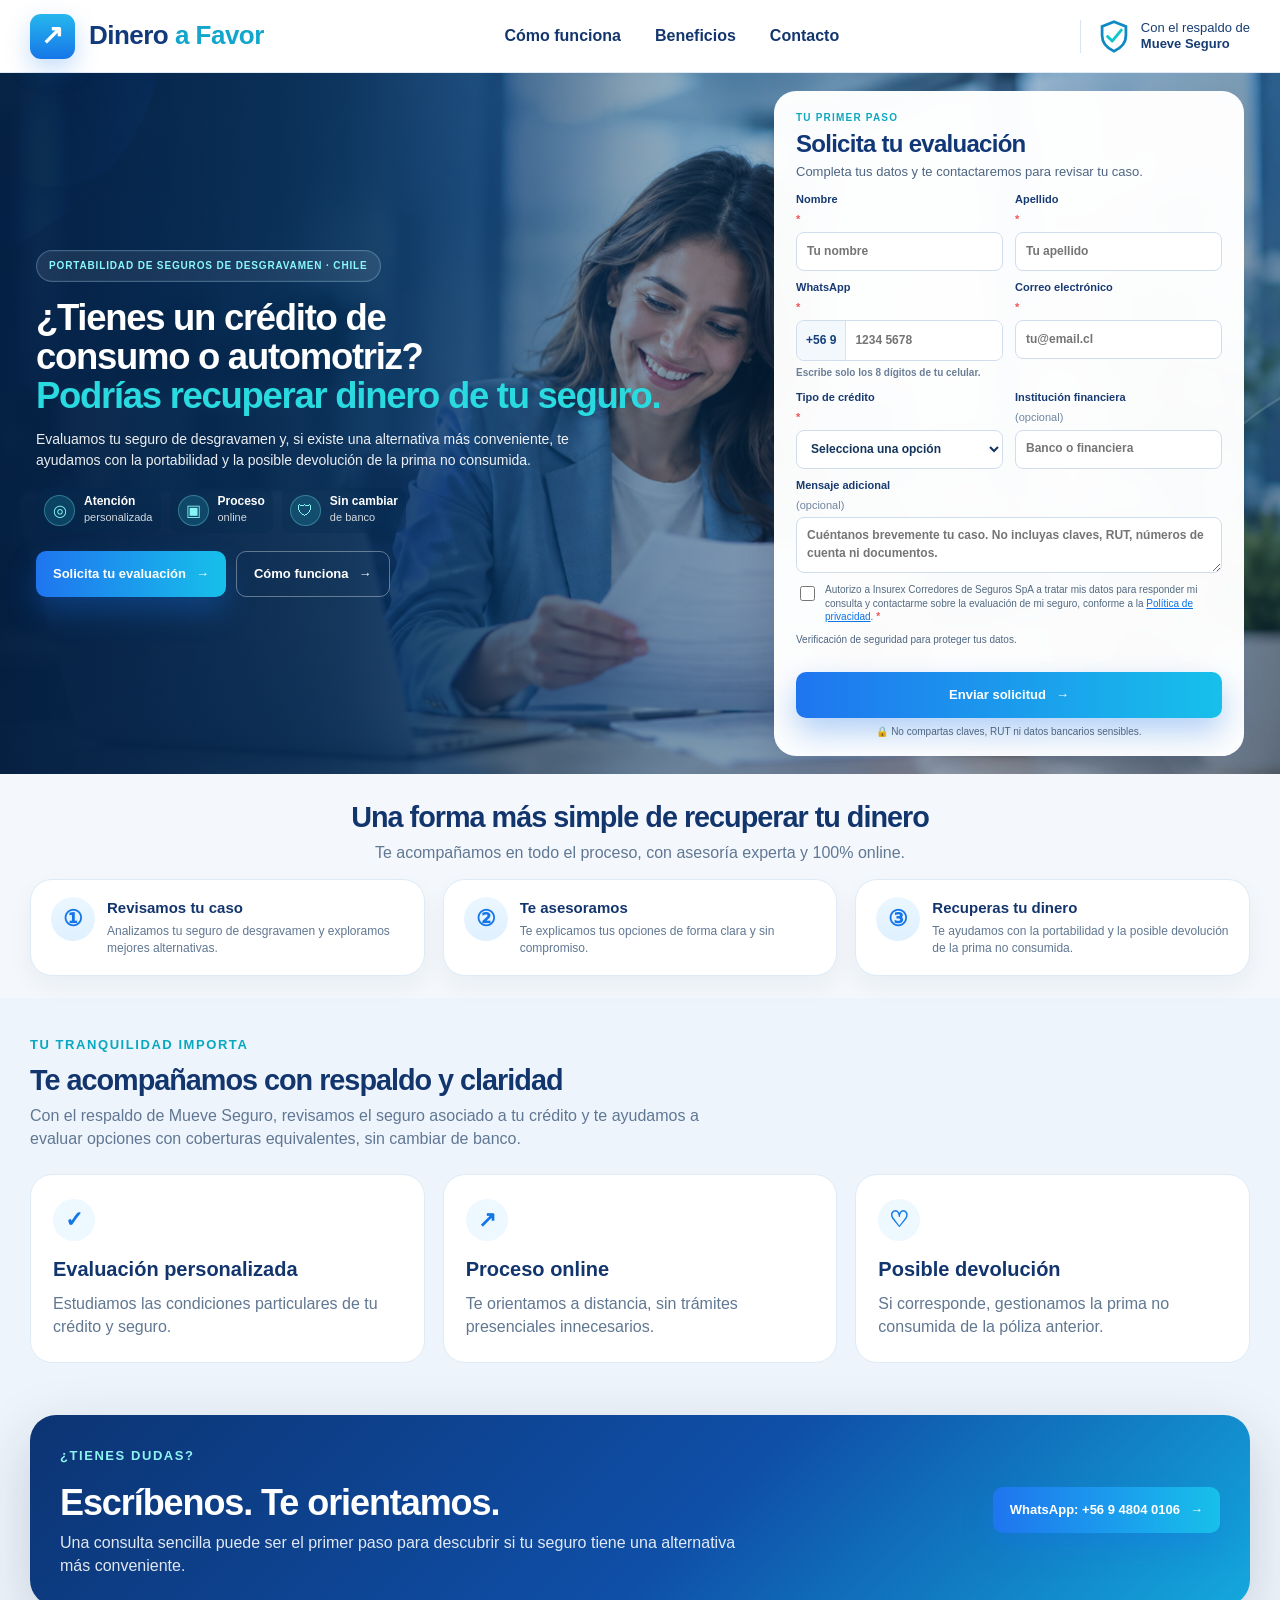
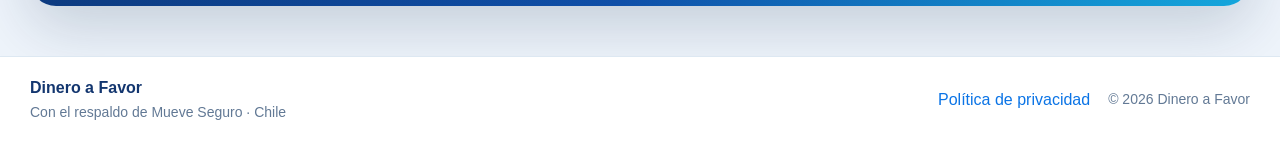
<file: index.html>
<!DOCTYPE html>
<html lang="es-CL">
<head>
  <meta charset="utf-8">
  <meta name="viewport" content="width=device-width, initial-scale=1">
  <meta name="description" content="Con Dinero a Favor evalúa la portabilidad de tu seguro de desgravamen de créditos de consumo y automotrices. Con el respaldo de Mueve Seguro.">
  <meta name="theme-color" content="#ffffff">
  <title>Dinero a Favor | Evalúa tu seguro de desgravamen</title>
  <link rel="stylesheet" href="styles.css?v=16">
</head>
<body>

<header class="site-header" id="inicio">
  <div class="container header-inner">
    <a class="brand" href="#inicio" aria-label="Dinero a Favor: inicio">
      <span class="brand-icon" aria-hidden="true">↗</span>
      <span class="brand-text">Dinero <em>a Favor</em></span>
    </a>

    <nav class="main-nav" aria-label="Navegación principal">
      <a href="#como-funciona">Cómo funciona</a>
      <a href="#beneficios">Beneficios</a>
      <a href="#contacto">Contacto</a>
    </nav>

    <div class="brand-backing">
      <svg viewBox="0 0 32 36" aria-hidden="true">
        <path d="M16 2 29 7v10c0 9-6 14-13 17C9 31 3 26 3 17V7z" fill="none" stroke="#0e89c4" stroke-width="3"></path>
        <path d="m9 18 5 5 10-12" fill="none" stroke="#11c6c6" stroke-width="3.2" stroke-linecap="round" stroke-linejoin="round"></path>
      </svg>
      <span>Con el respaldo de<br><strong>Mueve Seguro</strong></span>
    </div>
  </div>
</header>

<main>

  <section class="hero">
    <div class="hero-bg">
      <img src="assets/hero-corporativo.jpg" alt="">
    </div>
    <div class="hero-overlay"></div>

    <div class="container hero-grid">
      <div class="hero-copy">
        <span class="eyebrow">PORTABILIDAD DE SEGUROS DE DESGRAVAMEN · CHILE</span>

        <h1>
          ¿Tienes un crédito de consumo o automotriz?
          <span>Podrías recuperar dinero de tu seguro.</span>
        </h1>

        <p class="hero-lead">
          Evaluamos tu seguro de desgravamen y, si existe una alternativa más conveniente,
          te ayudamos con la portabilidad y la posible devolución de la prima no consumida.
        </p>

        <div class="hero-features">
          <div class="feature-pill">
            <span class="feature-icon">◎</span>
            <div>
              <strong>Atención</strong>
              <small>personalizada</small>
            </div>
          </div>

          <div class="feature-pill">
            <span class="feature-icon">▣</span>
            <div>
              <strong>Proceso</strong>
              <small>online</small>
            </div>
          </div>

          <div class="feature-pill">
            <span class="feature-icon">🛡</span>
            <div>
              <strong>Sin cambiar</strong>
              <small>de banco</small>
            </div>
          </div>
        </div>

        <div class="hero-actions">
          <a href="#evaluacion" class="btn btn-primary">Solicita tu evaluación <span>→</span></a>
          <a href="#como-funciona" class="btn btn-secondary">Cómo funciona <span>→</span></a>
        </div>
      </div>

      <aside class="form-card" id="evaluacion">
        <div id="form-view">
          <span class="form-kicker">TU PRIMER PASO</span>
          <h2>Solicita tu evaluación</h2>
          <p>Completa tus datos y te contactaremos para revisar tu caso.</p>

          <form id="lead-form" method="POST" action="https://formspree.io/f/xzezlnvd" novalidate>
            <div class="form-grid">
              <label>
                Nombre <b>*</b>
                <input name="nombre" autocomplete="given-name" required maxlength="70" placeholder="Tu nombre">
              </label>

              <label>
                Apellido <b>*</b>
                <input name="apellido" autocomplete="family-name" required maxlength="70" placeholder="Tu apellido">
              </label>

              <div class="phone-field">
                <label for="telefono-local">WhatsApp <b>*</b></label>
                <div class="phone-control">
                  <span class="phone-prefix" aria-label="Código de Chile más cincuenta y seis, móvil nueve">+56 9</span>
                  <input id="telefono-local" inputmode="numeric" type="tel" autocomplete="tel-national" required placeholder="1234 5678" aria-describedby="telefono-ayuda telefono-error" maxlength="15">
                </div>
                <input type="hidden" name="telefono" id="telefono-completo" value="">
                <small class="phone-help" id="telefono-ayuda">Escribe solo los 8 dígitos de tu celular.</small>
                <small class="phone-error" id="telefono-error" role="alert" aria-live="polite"></small>
              </div>

              <label>
                Correo electrónico <b>*</b>
                <input name="email" type="email" autocomplete="email" required placeholder="tu@email.cl">
              </label>

              <label>
                Tipo de crédito <b>*</b>
                <select name="tipo_credito" required>
                  <option value="">Selecciona una opción</option>
                  <option value="Consumo">Crédito de consumo</option>
                  <option value="Automotriz">Crédito automotriz</option>
                </select>
              </label>

              <label>
                Institución financiera <span class="optional">(opcional)</span>
                <input name="institucion" maxlength="100" placeholder="Banco o financiera">
              </label>
            </div>

            <label class="message-label">
              Mensaje adicional <span class="optional">(opcional)</span>
              <textarea name="mensaje" rows="2" maxlength="600" placeholder="Cuéntanos brevemente tu caso. No incluyas claves, RUT, números de cuenta ni documentos."></textarea>
            </label>

            <label class="consent">
              <input type="checkbox" name="consentimiento" required>
              <span>
                Autorizo a Insurex Corredores de Seguros SpA a tratar mis datos para responder mi consulta y contactarme sobre la evaluación de mi seguro, conforme a la
                <a href="privacidad.html" target="_blank" rel="noopener">Política de privacidad</a>. <b>*</b>
              </span>
            </label>

            <div class="daf-turnstile" id="turnstile-widget" aria-label="Verificación de seguridad"></div>
            <p class="daf-turnstile-note">Verificación de seguridad para proteger tus datos.</p>

            <p role="status" aria-live="polite" id="form-status"></p>

            <button class="btn btn-primary btn-submit" type="submit">
              Enviar solicitud <span>→</span>
            </button>

            <p class="privacy-summary">🔒 No compartas claves, RUT ni datos bancarios sensibles.</p>
          </form>
        </div>

        <section id="success-view" class="success-view" hidden aria-labelledby="success-heading" tabindex="-1">
          <div class="success-icon" aria-hidden="true">
            <svg viewBox="0 0 72 72" fill="none" role="img">
              <circle cx="36" cy="36" r="34" fill="#E6F9F3"></circle>
              <circle cx="36" cy="36" r="25" fill="#12A77C"></circle>
              <path d="m23 36 9 9 18-20" stroke="white" stroke-width="5" stroke-linecap="round" stroke-linejoin="round"></path>
            </svg>
          </div>

          <span class="form-kicker success-kicker">SOLICITUD ENVIADA CON ÉXITO</span>
          <h2 id="success-heading">¡Tu solicitud está en las mejores manos!</h2>
          <p class="success-lead">Gracias por confiar en <strong>Dinero a Favor.</strong> Recibimos tu información correctamente.</p>

          <div class="success-time">
            <span class="success-time-icon" aria-hidden="true">◷</span>
            <div>
              <strong>En menos de 24 horas hábiles</strong>
              <span>Nos pondremos en contacto contigo para dar el siguiente paso.</span>
            </div>
          </div>

          <p class="success-small">Mientras tanto, no necesitas realizar ninguna gestión adicional. Te acompañaremos durante el proceso de evaluación.</p>
          <a class="success-home" href="#inicio">Volver al inicio <span aria-hidden="true">↑</span></a>
        </section>
      </aside>
    </div>
  </section>

  <section class="steps-section" id="como-funciona">
    <div class="container">
      <div class="section-heading centered">
        <h2>Una forma más simple de recuperar tu dinero</h2>
        <p>Te acompañamos en todo el proceso, con asesoría experta y 100% online.</p>
      </div>

      <div class="steps-grid">
        <article class="step-card">
          <div class="step-icon">①</div>
          <h3>Revisamos tu caso</h3>
          <p>Analizamos tu seguro de desgravamen y exploramos mejores alternativas.</p>
        </article>

        <article class="step-card">
          <div class="step-icon">②</div>
          <h3>Te asesoramos</h3>
          <p>Te explicamos tus opciones de forma clara y sin compromiso.</p>
        </article>

        <article class="step-card">
          <div class="step-icon">③</div>
          <h3>Recuperas tu dinero</h3>
          <p>Te ayudamos con la portabilidad y la posible devolución de la prima no consumida.</p>
        </article>
      </div>
    </div>
  </section>

  <section class="benefits-section" id="beneficios">
    <div class="container benefits-wrap">
      <div class="section-heading">
        <span class="section-kicker">TU TRANQUILIDAD IMPORTA</span>
        <h2>Te acompañamos con respaldo y claridad</h2>
        <p>
          Con el respaldo de Mueve Seguro, revisamos el seguro asociado a tu crédito
          y te ayudamos a evaluar opciones con coberturas equivalentes, sin cambiar de banco.
        </p>
      </div>

      <div class="benefits-grid">
        <article class="benefit-card">
          <span>✓</span>
          <h3>Evaluación personalizada</h3>
          <p>Estudiamos las condiciones particulares de tu crédito y seguro.</p>
        </article>

        <article class="benefit-card">
          <span>↗</span>
          <h3>Proceso online</h3>
          <p>Te orientamos a distancia, sin trámites presenciales innecesarios.</p>
        </article>

        <article class="benefit-card">
          <span>♡</span>
          <h3>Posible devolución</h3>
          <p>Si corresponde, gestionamos la prima no consumida de la póliza anterior.</p>
        </article>
      </div>
    </div>
  </section>

  <section class="contact-cta" id="contacto">
    <div class="container contact-box">
      <div>
        <span class="section-kicker">¿TIENES DUDAS?</span>
        <h2>Escríbenos. Te orientamos.</h2>
        <p>Una consulta sencilla puede ser el primer paso para descubrir si tu seguro tiene una alternativa más conveniente.</p>
      </div>

      <a class="btn btn-primary" href="https://wa.me/56948040106?text=Hola%2C%20quiero%20solicitar%20una%20evaluaci%C3%B3n" target="_blank" rel="noopener">
        WhatsApp: +56 9 4804 0106 <span>→</span>
      </a>
    </div>
  </section>

</main>

<footer class="site-footer">
  <div class="container footer-inner">
    <div>
      <strong>Dinero a Favor</strong>
      <span>Con el respaldo de Mueve Seguro · Chile</span>
    </div>

    <div class="footer-links">
      <a href="privacidad.html">Política de privacidad</a>
      <span>© <span id="year"></span> Dinero a Favor</span>
    </div>
  </div>
</footer>

<script src="script.js?v=15"></script>
<script src="https://challenges.cloudflare.com/turnstile/v0/api.js?render=explicit&onload=onTurnstileLoaded" async defer></script>
</body>
</html>
</file>
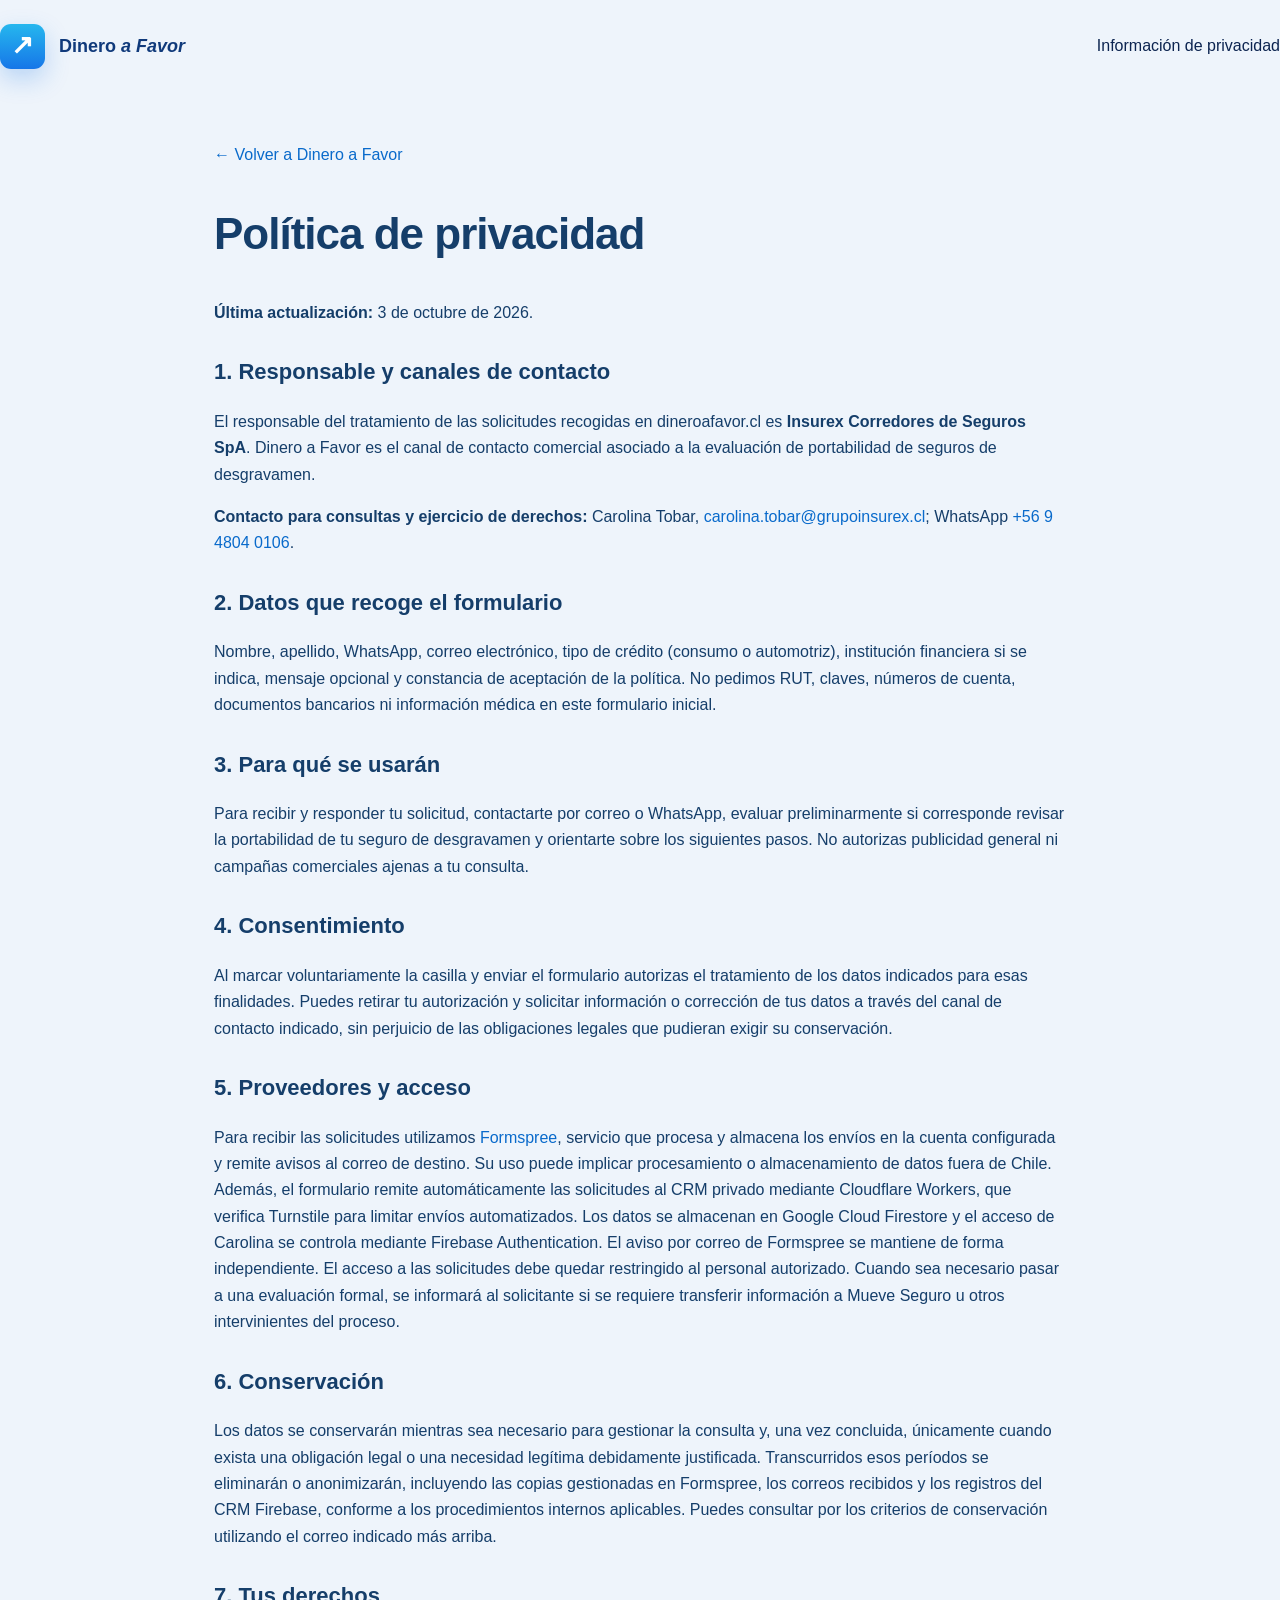
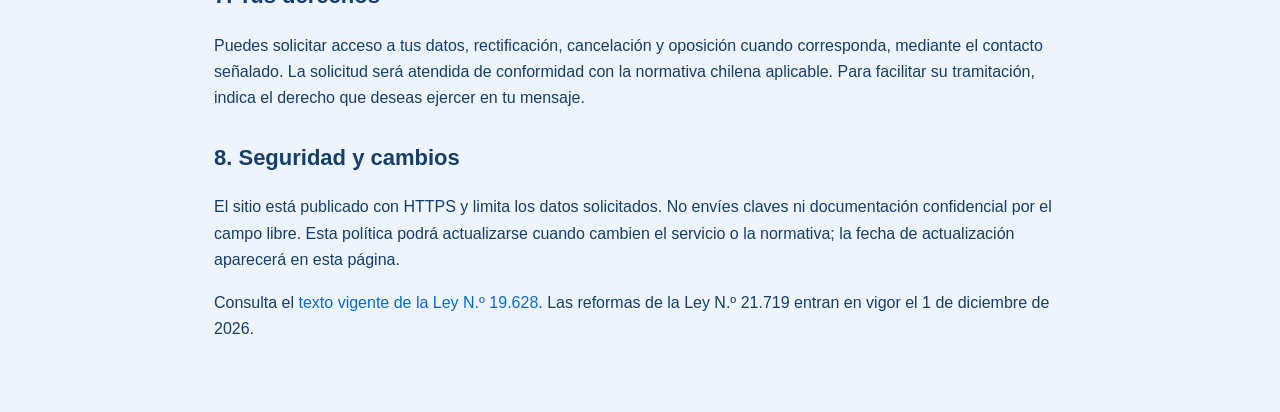
<file: privacidad.html>
<!doctype html>
<html lang="es-CL">
<head><meta charset="utf-8"><meta name="viewport" content="width=device-width,initial-scale=1"><title>Política de privacidad | Dinero a Favor</title><link rel="stylesheet" href="styles.css">
<style>.legal{max-width:900px;margin:50px auto 70px;padding:0 24px;line-height:1.65;color:#153e6a}.legal h1{font-size:clamp(30px,5vw,44px);letter-spacing:-1px}.legal h2{margin-top:28px;font-size:22px}.legal p,.legal li{font-size:16px}.legal .draft{background:#fff4df;border-left:4px solid #ca8d26;padding:15px 18px;border-radius:8px;color:#684b1a}.legal a{color:#096acb}.legal ul{padding-left:20px}</style></head>
<body><header class="header"><div class="header-inner"><a class="brand" href="index.html"><span class="brand-icon">↗</span><span>Dinero <em>a Favor</em></span></a><span class="backing-top">Información de privacidad</span></div></header>
<main class="legal"><a href="index.html">← Volver a Dinero a Favor</a>
<h1>Política de privacidad</h1>
<p><strong>Última actualización:</strong> 3 de octubre de 2026.</p>
<h2>1. Responsable y canales de contacto</h2>
<p>El responsable del tratamiento de las solicitudes recogidas en dineroafavor.cl es <strong>Insurex Corredores de Seguros SpA</strong>. Dinero a Favor es el canal de contacto comercial asociado a la evaluación de portabilidad de seguros de desgravamen.</p>
<p><strong>Contacto para consultas y ejercicio de derechos:</strong> Carolina Tobar, <a href="mailto:carolina.tobar@grupoinsurex.cl">carolina.tobar@grupoinsurex.cl</a>; WhatsApp <a href="https://wa.me/56948040106">+56 9 4804 0106</a>.</p>

<h2>2. Datos que recoge el formulario</h2>
<p>Nombre, apellido, WhatsApp, correo electrónico, tipo de crédito (consumo o automotriz), institución financiera si se indica, mensaje opcional y constancia de aceptación de la política. No pedimos RUT, claves, números de cuenta, documentos bancarios ni información médica en este formulario inicial.</p>
<h2>3. Para qué se usarán</h2>
<p>Para recibir y responder tu solicitud, contactarte por correo o WhatsApp, evaluar preliminarmente si corresponde revisar la portabilidad de tu seguro de desgravamen y orientarte sobre los siguientes pasos. No autorizas publicidad general ni campañas comerciales ajenas a tu consulta.</p>
<h2>4. Consentimiento</h2>
<p>Al marcar voluntariamente la casilla y enviar el formulario autorizas el tratamiento de los datos indicados para esas finalidades. Puedes retirar tu autorización y solicitar información o corrección de tus datos a través del canal de contacto indicado, sin perjuicio de las obligaciones legales que pudieran exigir su conservación.</p>
<h2>5. Proveedores y acceso</h2>
<p>Para recibir las solicitudes utilizamos <a href="https://formspree.io/legal/privacy-policy/" target="_blank" rel="noopener noreferrer">Formspree</a>, servicio que procesa y almacena los envíos en la cuenta configurada y remite avisos al correo de destino. Su uso puede implicar procesamiento o almacenamiento de datos fuera de Chile. Además, el formulario remite automáticamente las solicitudes al CRM privado mediante Cloudflare Workers, que verifica Turnstile para limitar envíos automatizados. Los datos se almacenan en Google Cloud Firestore y el acceso de Carolina se controla mediante Firebase Authentication. El aviso por correo de Formspree se mantiene de forma independiente. El acceso a las solicitudes debe quedar restringido al personal autorizado. Cuando sea necesario pasar a una evaluación formal, se informará al solicitante si se requiere transferir información a Mueve Seguro u otros intervinientes del proceso.</p>
<h2>6. Conservación</h2>
<p>Los datos se conservarán mientras sea necesario para gestionar la consulta y, una vez concluida, únicamente cuando exista una obligación legal o una necesidad legítima debidamente justificada. Transcurridos esos períodos se eliminarán o anonimizarán, incluyendo las copias gestionadas en Formspree, los correos recibidos y los registros del CRM Firebase, conforme a los procedimientos internos aplicables. Puedes consultar por los criterios de conservación utilizando el correo indicado más arriba.</p>
<h2>7. Tus derechos</h2>
<p>Puedes solicitar acceso a tus datos, rectificación, cancelación y oposición cuando corresponda, mediante el contacto señalado. La solicitud será atendida de conformidad con la normativa chilena aplicable. Para facilitar su tramitación, indica el derecho que deseas ejercer en tu mensaje.</p>
<h2>8. Seguridad y cambios</h2>
<p>El sitio está publicado con HTTPS y limita los datos solicitados. No envíes claves ni documentación confidencial por el campo libre. Esta política podrá actualizarse cuando cambien el servicio o la normativa; la fecha de actualización aparecerá en esta página.</p>
<p>Consulta el <a href="https://www.bcn.cl/leychile/Navegar?idNorma=141599" target="_blank" rel="noopener noreferrer">texto vigente de la Ley N.º 19.628</a>. Las reformas de la Ley N.º 21.719 entran en vigor el 1 de diciembre de 2026.</p>
</main></body></html>
</file>
<file: styles.css>
:root{
  --bg:#eef4fb;
  --white:#ffffff;
  --text:#0c2450;
  --text-soft:#45607f;
  --line:#dbe6f2;
  --blue:#1674ea;
  --blue-dark:#0a377f;
  --cyan:#17d4da;
  --cyan-soft:#83f2f0;
  --hero-dark:#061a38;
  --shadow:0 20px 60px rgba(7, 31, 69, 0.18);
  --radius:24px;
  --radius-lg:30px;
  --container:1220px;
  --font: Inter, "Segoe UI", Roboto, Arial, sans-serif;
}

*,
*::before,
*::after{
  box-sizing:border-box;
}

html{
  scroll-behavior:smooth;
}

body{
  margin:0;
  font-family:var(--font);
  color:var(--text);
  background:var(--bg);
  line-height:1.45;
}

img{
  max-width:100%;
  display:block;
}

a{
  color:inherit;
  text-decoration:none;
}

button,
input,
select,
textarea{
  font:inherit;
}

.container{
  width:min(calc(100% - 40px), var(--container));
  margin:0 auto;
}

/* HEADER */
.site-header{
  position:sticky;
  top:0;
  z-index:50;
  background:rgba(255,255,255,.96);
  backdrop-filter:blur(10px);
  border-bottom:1px solid rgba(219,230,242,.8);
}

.header-inner{
  min-height:92px;
  display:flex;
  align-items:center;
  justify-content:space-between;
  gap:18px;
}

.brand{
  display:flex;
  align-items:center;
  gap:14px;
  font-weight:800;
  font-size:18px;
  color:#103a7b;
  flex-shrink:0;
}

.brand-icon{
  width:58px;
  height:58px;
  border-radius:16px;
  display:grid;
  place-items:center;
  color:#fff;
  font-size:28px;
  background:linear-gradient(180deg, #26b7ee 0%, #1676e8 100%);
  box-shadow:0 10px 24px rgba(22,118,232,.25);
}

.brand-text{
  font-size:24px;
  font-weight:800;
  letter-spacing:-0.02em;
}

.brand-text em{
  font-style:normal;
  color:#12a6cc;
}

.main-nav{
  display:flex;
  align-items:center;
  gap:34px;
  font-weight:700;
  color:#14366e;
}

.main-nav a:hover{
  color:#0c71e9;
}

.brand-backing{
  display:flex;
  align-items:center;
  gap:12px;
  padding-left:18px;
  border-left:1px solid #d9e5f0;
  color:#173d73;
  font-size:13px;
  line-height:1.2;
  flex-shrink:0;
}

.brand-backing svg{
  width:34px;
  height:38px;
}

/* HERO */
.hero{
  position:relative;
  overflow:hidden;
  padding:42px 0 26px;
}

.hero-bg{
  position:absolute;
  inset:0;
}

.hero-bg img{
  width:100%;
  height:100%;
  object-fit:cover;
  object-position:center center;
  filter:saturate(1.03);
}

.hero-overlay{
  position:absolute;
  inset:0;
  background:
    linear-gradient(90deg, rgba(5,20,45,.82) 0%, rgba(7,28,62,.62) 34%, rgba(10,39,85,.28) 58%, rgba(255,255,255,.06) 100%),
    linear-gradient(180deg, rgba(8,25,55,.18) 0%, rgba(8,25,55,.32) 100%);
}

.hero-grid{
  position:relative;
  z-index:2;
  display:grid;
  grid-template-columns:minmax(0, 1.08fr) 470px;
  gap:40px;
  align-items:center;
  min-height:620px;
}

.hero-copy{
  max-width:690px;
  color:#fff;
  padding:24px 0 10px;
}

.eyebrow{
  display:inline-flex;
  align-items:center;
  padding:10px 18px;
  border-radius:999px;
  font-size:13px;
  letter-spacing:.11em;
  font-weight:800;
  color:#8af8fb;
  border:1px solid rgba(168,231,255,.28);
  background:rgba(255,255,255,.08);
  box-shadow:inset 0 0 0 1px rgba(255,255,255,.04);
  backdrop-filter:blur(6px);
}

.hero-copy h1{
  margin:22px 0 18px;
  font-size:72px;
  line-height:.98;
  letter-spacing:-0.045em;
  font-weight:900;
  max-width:700px;
}

.hero-copy h1 span{
  display:block;
  color:#29dbe0;
}

.hero-lead{
  max-width:650px;
  margin:0 0 28px;
  font-size:17px;
  line-height:1.65;
  color:rgba(255,255,255,.92);
}

.hero-features{
  display:flex;
  flex-wrap:wrap;
  gap:14px;
  margin-bottom:28px;
}

.feature-pill{
  display:flex;
  align-items:center;
  gap:12px;
  padding:12px 18px;
  border-radius:18px;
  background:rgba(255,255,255,.10);
  border:1px solid rgba(255,255,255,.16);
  color:#fff;
  min-width:168px;
  backdrop-filter:blur(8px);
}

.feature-icon{
  width:36px;
  height:36px;
  border-radius:50%;
  display:grid;
  place-items:center;
  flex-shrink:0;
  background:rgba(39,205,222,.18);
  border:1px solid rgba(139,244,248,.3);
  color:#86f5f5;
  font-size:18px;
}

.feature-pill strong{
  display:block;
  font-size:14px;
  line-height:1.1;
}

.feature-pill small{
  display:block;
  margin-top:2px;
  font-size:13px;
  color:rgba(255,255,255,.82);
}

.hero-actions{
  display:flex;
  flex-wrap:wrap;
  gap:14px;
}

.btn{
  min-height:56px;
  border:none;
  border-radius:16px;
  padding:0 24px;
  display:inline-flex;
  align-items:center;
  justify-content:center;
  gap:10px;
  font-weight:800;
  cursor:pointer;
  transition:.25s ease;
}

.btn span{
  transition:transform .2s ease;
}

.btn:hover span{
  transform:translateX(3px);
}

.btn-primary{
  color:#fff;
  background:linear-gradient(90deg, #1f75ef 0%, #17c0ea 100%);
  box-shadow:0 14px 30px rgba(23,116,234,.32);
}

.btn-primary:hover{
  transform:translateY(-1px);
  box-shadow:0 18px 34px rgba(23,116,234,.38);
}

.btn-secondary{
  color:#fff;
  background:transparent;
  border:1px solid rgba(255,255,255,.35);
}

.btn-secondary:hover{
  background:rgba(255,255,255,.08);
}

/* FORM CARD */
.form-card{
  width:100%;
  border-radius:28px;
  background:rgba(255,255,255,.96);
  box-shadow:var(--shadow);
  padding:30px 30px 24px;
  backdrop-filter:blur(10px);
}

.form-kicker{
  display:block;
  margin-bottom:8px;
  font-size:13px;
  font-weight:800;
  letter-spacing:.12em;
  color:#0fa7c0;
}

.form-card h2{
  margin:0 0 10px;
  font-size:28px;
  line-height:1.1;
  letter-spacing:-0.03em;
  color:#113776;
}

.form-card p{
  margin:0 0 18px;
  color:#4e6582;
}

.form-grid{
  display:grid;
  grid-template-columns:1fr 1fr;
  gap:14px 12px;
}

.form-grid label,
.phone-field,
.message-label{
  display:flex;
  flex-direction:column;
  gap:7px;
  font-size:14px;
  font-weight:700;
  color:#183a72;
}

.form-grid input,
.form-grid select,
.message-label textarea{
  width:100%;
  min-height:48px;
  border:1px solid #cfdded;
  border-radius:14px;
  background:#fff;
  padding:0 16px;
  font-size:15px;
  color:#13345d;
  outline:none;
  transition:border-color .2s ease, box-shadow .2s ease;
}

.message-label textarea{
  min-height:84px;
  resize:vertical;
  padding-top:14px;
  padding-bottom:14px;
}

.form-grid input:focus,
.form-grid select:focus,
.message-label textarea:focus{
  border-color:#3fa8f4;
  box-shadow:0 0 0 4px rgba(39,134,241,.10);
}

.form-grid b,
.message-label b,
.consent b{
  color:#f25252;
}

.optional{
  font-weight:500;
  color:#6f85a0;
}

.phone-field{
  grid-column:span 1;
}

.phone-control{
  display:flex;
  align-items:center;
  border:1px solid #cfdded;
  border-radius:14px;
  overflow:hidden;
  background:#fff;
}

.phone-prefix{
  min-height:48px;
  display:flex;
  align-items:center;
  padding:0 14px;
  font-weight:800;
  color:#164079;
  background:#f3f8fd;
  border-right:1px solid #d6e3f0;
  white-space:nowrap;
}

.phone-control input{
  border:none;
  border-radius:0;
  box-shadow:none !important;
}

.phone-help,
.phone-error,
.daf-turnstile-note,
.privacy-summary{
  margin-top:4px;
  font-size:12.5px;
  color:#6c7f97;
}

.message-label{
  margin-top:14px;
}

.consent{
  display:flex;
  gap:12px;
  margin-top:16px;
  font-size:13px;
  line-height:1.45;
  color:#536980;
}

.consent input{
  margin-top:3px;
  width:18px;
  height:18px;
  flex-shrink:0;
}

.consent a{
  color:#0b74e6;
  text-decoration:underline;
}

.daf-turnstile{
  margin-top:16px;
}

#form-status{
  margin-top:12px;
  font-size:14px;
  color:#184379;
}

.btn-submit{
  width:100%;
  margin-top:14px;
}

/* SUCCESS */
.success-view{
  text-align:left;
}

.success-icon{
  width:76px;
  margin-bottom:18px;
}

.success-kicker{
  color:#12a77c;
}

.success-lead,
.success-small{
  color:#516882;
}

.success-time{
  display:flex;
  align-items:flex-start;
  gap:12px;
  margin:20px 0;
  padding:16px;
  border-radius:18px;
  background:#f1f8ff;
}

.success-time-icon{
  font-size:22px;
  color:#1180d8;
}

.success-home{
  display:inline-flex;
  align-items:center;
  gap:8px;
  margin-top:10px;
  font-weight:800;
  color:#0b74e6;
}

/* SECTIONS */
.steps-section{
  padding:44px 0 26px;
  background:#f4f8fc;
}

.section-heading{
  max-width:720px;
}

.section-heading.centered{
  text-align:center;
  margin:0 auto 24px;
}

.section-heading h2{
  margin:0 0 8px;
  font-size:38px;
  line-height:1.08;
  letter-spacing:-0.035em;
  color:#12356d;
}

.section-heading p{
  margin:0;
  color:#607794;
  font-size:16px;
}

.section-kicker{
  display:inline-block;
  margin-bottom:10px;
  font-size:13px;
  font-weight:800;
  letter-spacing:.12em;
  color:#08a8c0;
}

.steps-grid{
  display:grid;
  grid-template-columns:repeat(3, 1fr);
  gap:18px;
}

.step-card{
  background:#fff;
  border:1px solid #deebf6;
  border-radius:22px;
  padding:24px 22px;
  box-shadow:0 10px 24px rgba(11,40,84,.05);
}

.step-icon{
  width:52px;
  height:52px;
  border-radius:50%;
  display:grid;
  place-items:center;
  margin-bottom:16px;
  background:linear-gradient(180deg, #ebf7ff 0%, #dff0ff 100%);
  color:#1576ea;
  font-size:22px;
  font-weight:800;
}

.step-card h3{
  margin:0 0 8px;
  font-size:20px;
  color:#13356e;
}

.step-card p{
  margin:0;
  color:#607792;
}

.benefits-section{
  padding:34px 0 42px;
}

.benefits-wrap{
  display:grid;
  grid-template-columns:1fr;
  gap:24px;
}

.benefits-grid{
  display:grid;
  grid-template-columns:repeat(3, 1fr);
  gap:18px;
}

.benefit-card{
  background:#fff;
  border-radius:22px;
  border:1px solid #deebf6;
  padding:24px 22px;
}

.benefit-card span{
  width:42px;
  height:42px;
  display:grid;
  place-items:center;
  border-radius:50%;
  background:#edf8ff;
  color:#1077e5;
  font-size:22px;
  font-weight:800;
  margin-bottom:14px;
}

.benefit-card h3{
  margin:0 0 8px;
  font-size:20px;
  color:#13356e;
}

.benefit-card p{
  margin:0;
  color:#607792;
}

.contact-cta{
  padding:10px 0 50px;
}

.contact-box{
  display:flex;
  align-items:center;
  justify-content:space-between;
  gap:20px;
  padding:28px 30px;
  border-radius:26px;
  background:linear-gradient(135deg, #0c3473 0%, #0f4fa8 55%, #14a8dd 100%);
  color:#fff;
  box-shadow:var(--shadow);
}

.contact-box h2{
  margin:8px 0 8px;
  font-size:36px;
  line-height:1.08;
  letter-spacing:-0.03em;
}

.contact-box p{
  margin:0;
  max-width:680px;
  color:rgba(255,255,255,.88);
}

.contact-box .section-kicker{
  color:#8ef4f2;
}

/* FOOTER */
.site-footer{
  border-top:1px solid #dde8f2;
  background:#fff;
}

.footer-inner{
  min-height:86px;
  display:flex;
  align-items:center;
  justify-content:space-between;
  gap:20px;
}

.footer-inner strong{
  display:block;
  color:#13366f;
}

.footer-inner span{
  color:#627995;
  font-size:14px;
}

.footer-links{
  display:flex;
  align-items:center;
  gap:18px;
}

.footer-links a{
  color:#0b74e6;
}

/* RESPONSIVE */
@media (max-width: 1200px){
  .hero-grid{
    grid-template-columns:minmax(0, 1fr) 430px;
    gap:28px;
    min-height:600px;
  }

  .hero-copy h1{
    font-size:60px;
  }
}

@media (max-width: 1024px){
  .main-nav{
    display:none;
  }

  .hero{
    padding-top:28px;
  }

  .hero-grid{
    grid-template-columns:1fr;
    align-items:start;
    min-height:auto;
  }

  .hero-copy{
    max-width:100%;
    padding:10px 0 0;
  }

  .hero-copy h1{
    font-size:48px;
  }

  .form-card{
    max-width:720px;
  }

  .steps-grid,
  .benefits-grid{
    grid-template-columns:1fr;
  }

  .contact-box{
    flex-direction:column;
    align-items:flex-start;
  }
}

@media (max-width: 768px){
  .container{
    width:min(calc(100% - 28px), var(--container));
  }

  .header-inner{
    min-height:78px;
    gap:12px;
  }

  .brand-text{
    font-size:20px;
  }

  .brand-icon{
    width:48px;
    height:48px;
    font-size:24px;
  }

  .brand-backing{
    display:none;
  }

  .hero-copy h1{
    font-size:40px;
  }

  .hero-lead{
    font-size:15.5px;
  }

  .hero-features{
    gap:10px;
  }

  .feature-pill{
    min-width:unset;
    width:100%;
  }

  .form-card{
    padding:22px 18px 18px;
    border-radius:22px;
  }

  .form-grid{
    grid-template-columns:1fr;
  }

  .phone-field{
    grid-column:span 1;
  }

  .section-heading h2,
  .contact-box h2{
    font-size:30px;
  }

  .footer-inner{
    padding:18px 0;
    min-height:auto;
    flex-direction:column;
    align-items:flex-start;
  }

  .footer-links{
    flex-direction:column;
    align-items:flex-start;
    gap:8px;
  }
}

@media (max-width: 560px){
  .hero-copy h1{
    font-size:34px;
  }

  .eyebrow{
    font-size:11.5px;
    padding:9px 14px;
  }

  .hero-actions{
    flex-direction:column;
  }

  .btn{
    width:100%;
  }

  .contact-box{
    padding:22px 18px;
  }
}
/* V16 — DISEÑO CORPORATIVO COMPACTO. Conserva la lógica del formulario. */
[hidden] { display:none !important; }
html, body { overflow-x:clip; }
.site-header .header-inner { min-height:72px; }
.brand-icon { width:45px; height:45px; border-radius:11px; font-size:27px; }
.brand-text { font-size:26px; }
.brand-backing svg { width:30px; height:33px; }
.hero { padding:18px 0 18px; min-height:0; isolation:isolate; background:#0a3055; }
.hero-bg { z-index:-2; }
.hero-bg img { object-position:52% 48%; }
.hero-overlay {
 z-index:-1;
 background:linear-gradient(90deg, rgba(5,29,61,.91) 0%, rgba(8,43,80,.81) 27%, rgba(9,69,112,.37) 52%, rgba(5,47,83,.12) 77%, rgba(9,39,68,.35) 100%), linear-gradient(180deg,rgba(11,54,91,.12),rgba(5,30,58,.25));
}
.hero .container.hero-grid { width:min(calc(100% - 72px),1480px); max-width:1480px; }
.hero-grid { grid-template-columns:minmax(0,1fr) minmax(390px,470px); gap:clamp(18px,2.6vw,44px); min-height:0; align-items:center; }
.hero-copy { max-width:650px; padding:5px 0; }
.eyebrow { padding:8px 12px; font-size:10px; letter-spacing:.085em; }
.hero-copy h1 {font-size:clamp(34px,2.85vw,46px); line-height:1.06; letter-spacing:-.035em; margin:17px 0 14px; max-width:640px; font-weight:850; text-wrap:balance; }
.hero-lead { font-size:clamp(14px,1.05vw,16px); line-height:1.48; margin:0 0 17px; max-width:595px; }
.hero-features {gap:9px; margin-bottom:18px;}
.feature-pill {min-width:0; gap:9px; border:0; background:rgba(5,41,80,.29); padding:7px 8px; border-radius:10px;}
.feature-icon {width:31px;height:31px;font-size:16px;}
.feature-pill strong {font-size:12px;}.feature-pill small {font-size:11px;}
.hero-actions {gap:10px;}
.btn {min-height:46px; padding:0 17px; border-radius:10px; font-size:13px;}
.form-card { padding:20px 22px 16px; border-radius:22px; box-shadow:0 16px 38px rgba(0,18,45,.19); background:rgba(255,255,255,.98); }
.form-kicker { font-size:10px; margin-bottom:5px; }
.form-card h2 {font-size:clamp(24px,1.85vw,30px); margin:0 0 6px;}
.form-card #form-view>p {font-size:13px; line-height:1.35; margin:0 0 12px;}
.form-grid {gap:9px 12px;}
.form-grid label,.phone-field,.message-label {gap:4px; font-size:11px;}
.form-grid input,.form-grid select,.message-label textarea {min-height:39px; padding:8px 10px; border-radius:8px; font-size:12px;}
.message-label {margin-top:9px;}
.message-label textarea {min-height:56px; padding:9px 10px;}
.phone-control { border-radius:8px; min-width:0; }
.phone-prefix { min-height:39px; padding:0 9px; font-size:12px; }
.phone-control input#telefono-local {min-width:0; width:100%; padding:8px 9px; border:0; border-radius:0; box-shadow:none;}
.phone-help,.phone-error {font-size:10px; margin-top:1px;}
.phone-error:empty {display:none;}.phone-error:not(:empty){color:#aa2929;}
.consent {margin:10px 0 6px; gap:7px; font-size:10px; line-height:1.35;}
.consent input {width:15px;height:15px; flex-shrink:0;}
.daf-turnstile { margin-top:9px; min-height:0; }
.daf-turnstile-note {margin:4px 0 5px; font-size:10px;}
#form-status { margin:5px 0; font-size:12px; white-space:pre-line; }
#form-status[data-state="error"] {color:#a92424;} #form-status[data-state="warning"] {color:#98520b;}
.btn-submit { margin-top:7px; width:100%; }
.privacy-summary { font-size:10px; margin:7px 0 0 !important; text-align:center; }
.steps-section {padding:28px 0 22px;}
.section-heading.centered {margin-bottom:15px;}
.section-heading h2 {font-size:clamp(25px,2.25vw,33px);}
.step-card {padding:17px 20px; display:grid; grid-template-columns:44px 1fr; column-gap:12px;}
.step-icon {width:44px;height:44px;margin:0;grid-row:span 2;}
.step-card h3 {font-size:15px; margin:0 0 4px;}
.step-card p {font-size:12px;}
@media(max-width:1100px) {
 .hero-grid {grid-template-columns:minmax(0,1fr) minmax(360px,440px);gap:18px;}
 .hero-copy h1 {font-size:clamp(31px,3.4vw,39px);}
 .hero-features {gap:4px;}
 .feature-pill {padding:6px;}
}
@media(max-width:860px){
 .hero {padding:30px 0;}
 .hero .container.hero-grid {width:min(calc(100% - 34px),720px);}
 .hero-grid {grid-template-columns:1fr;gap:22px;}
 .hero-bg img {object-position:58% center;}
 .hero-overlay {background:linear-gradient(90deg,rgba(5,27,57,.91),rgba(5,39,78,.74));}
 .hero-copy {max-width:100%;}
 .hero-copy h1 {font-size:clamp(30px,5.8vw,42px);}
 .form-card {max-width:100%;}
 .hero-features {gap:8px;}
 .steps-grid {grid-template-columns:1fr;}
}
@media(max-width:560px){
 .site-header .header-inner {min-height:65px;}
 .brand-text {font-size:21px;}
 .brand-icon {width:40px;height:40px;}
 .hero .container.hero-grid {width:calc(100% - 26px);}
 .hero-copy h1 {font-size:clamp(29px,8.1vw,36px);}
 .hero-lead {font-size:14px;}
 .eyebrow {font-size:9px;}
 .hero-features {display:grid;grid-template-columns:repeat(3,minmax(0,1fr));gap:5px;}
 .feature-pill {display:block;text-align:center;padding:8px 3px;}
 .feature-icon {margin:0 auto 5px;}
 .feature-pill strong,.feature-pill small {font-size:10px;}
 .hero-actions {flex-direction:column;}
 .form-card {padding:18px 15px;}
 .form-grid {grid-template-columns:1fr;gap:9px;}
 .form-grid input,.form-grid select,.message-label textarea,.phone-control input#telefono-local{font-size:16px;}
 .step-card {grid-template-columns:44px 1fr;}
}
</file>
